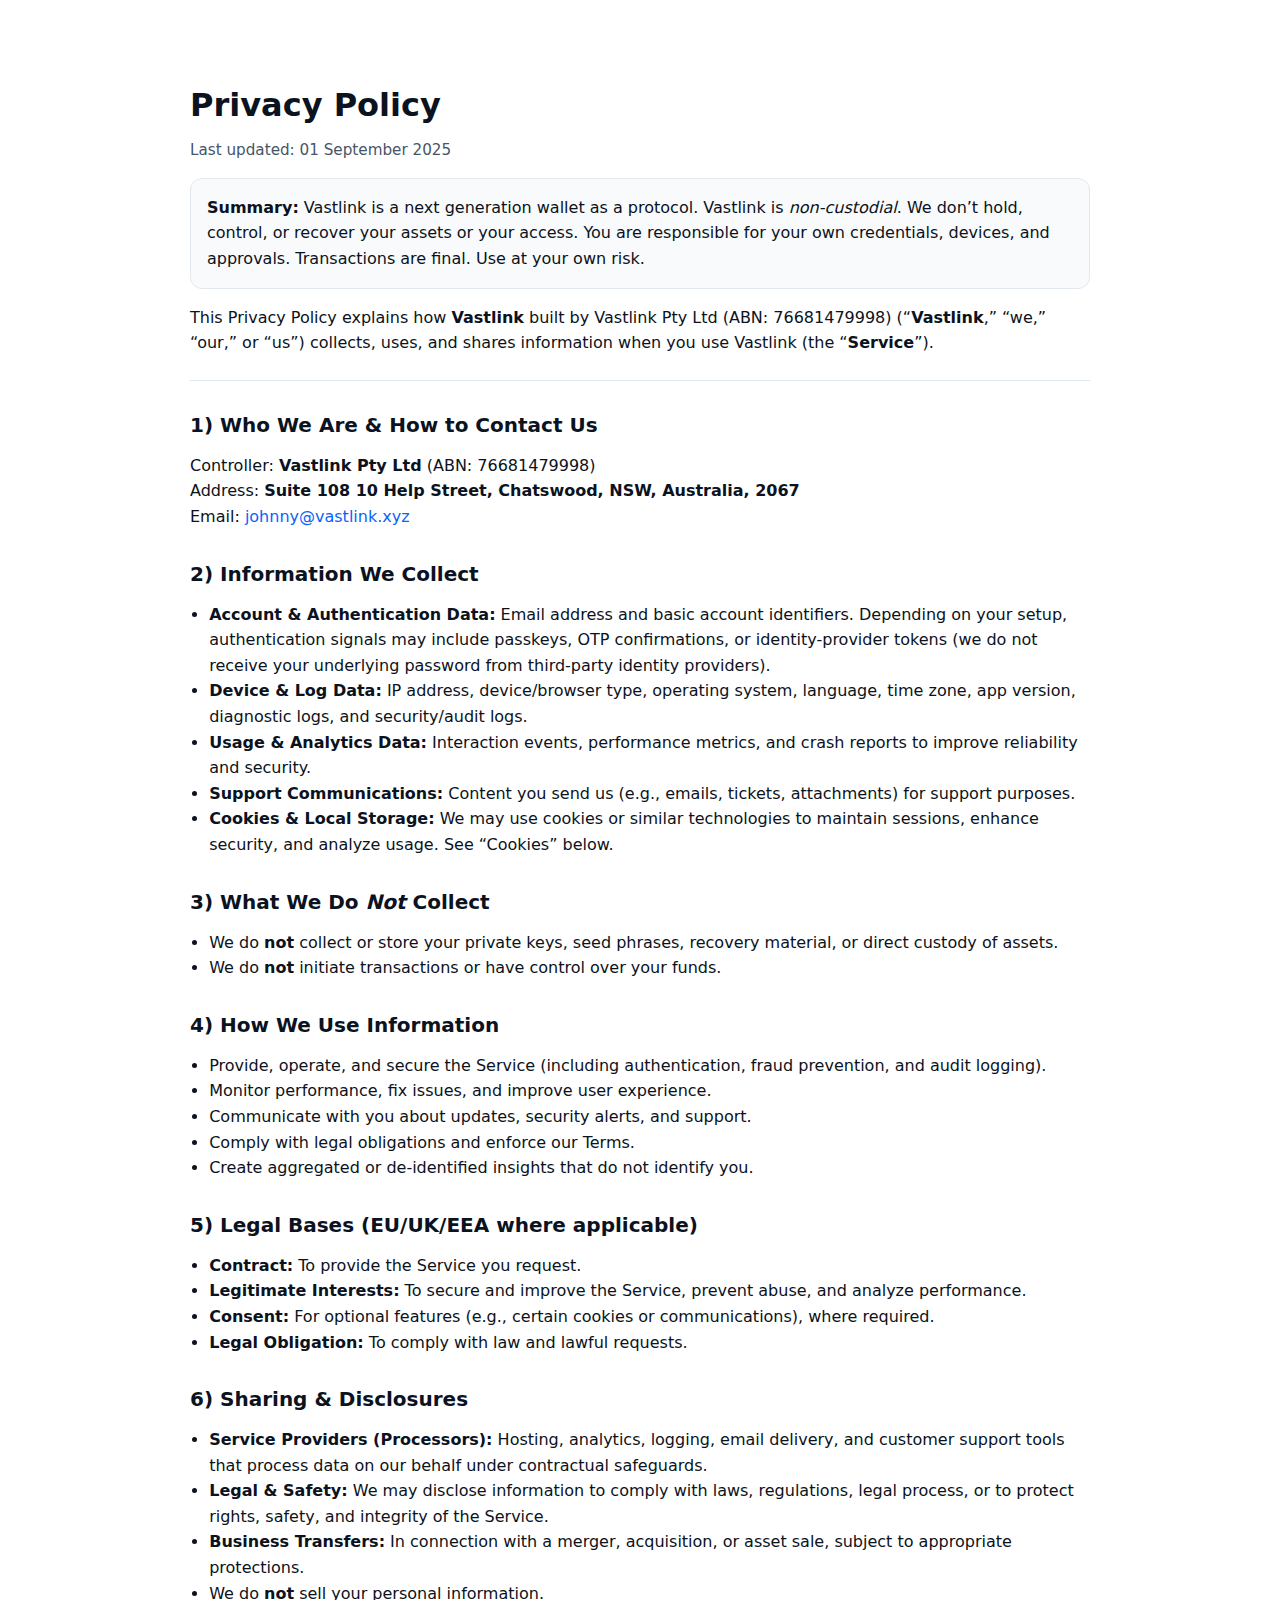
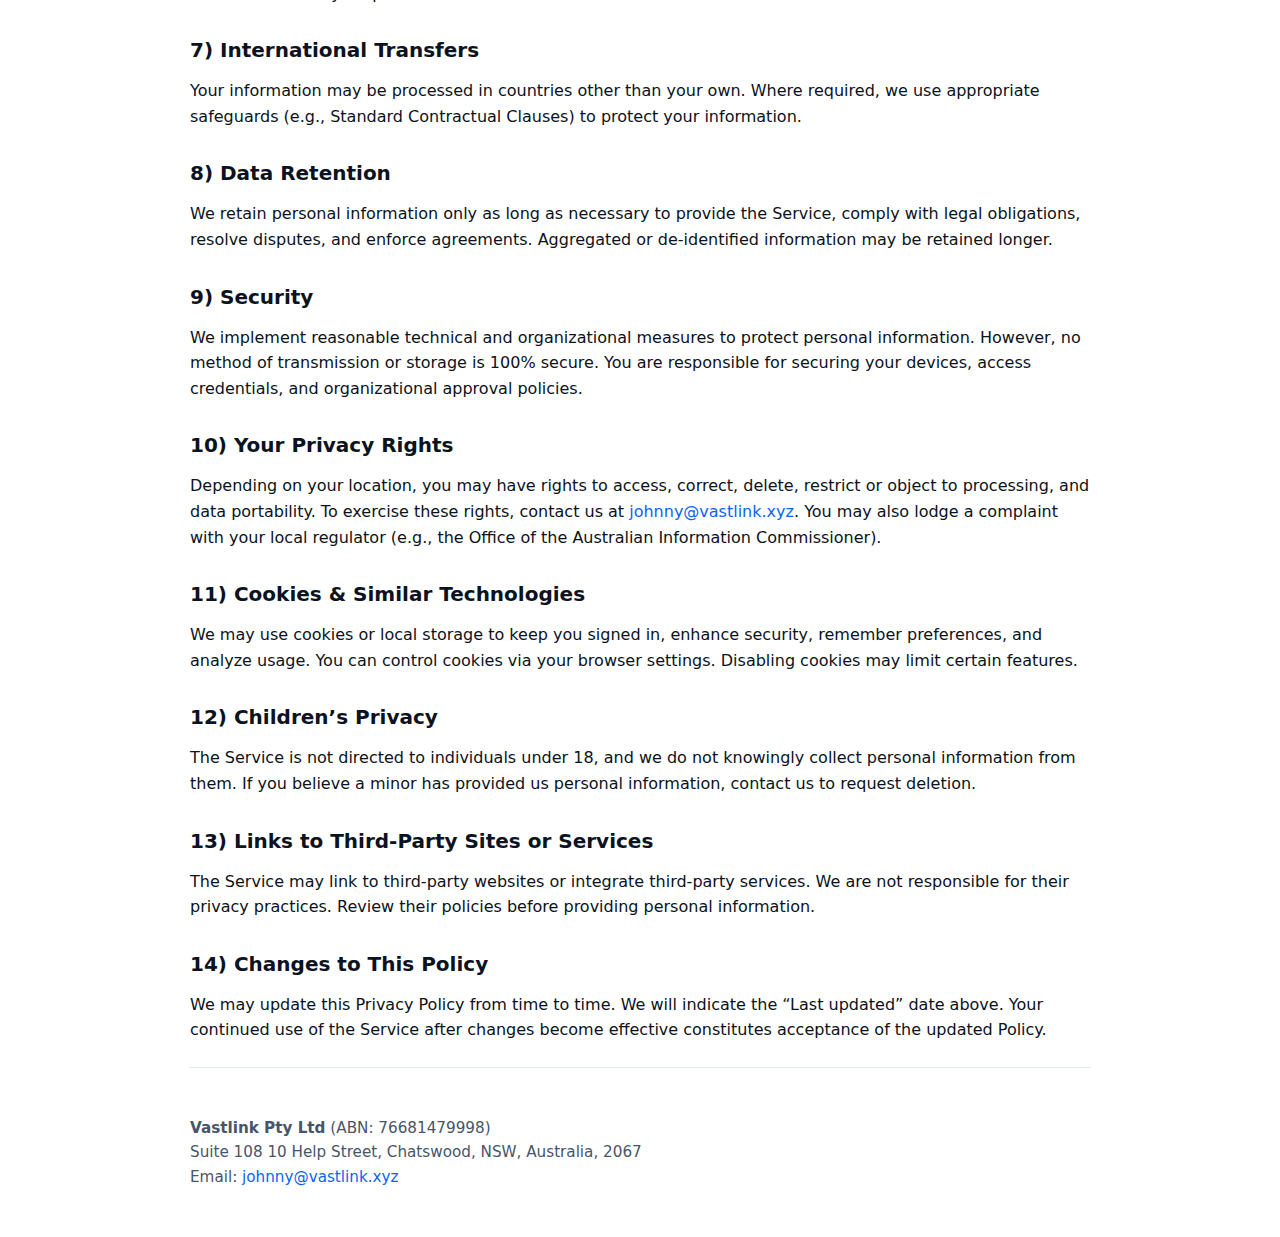
<file: privacy.html>
<!-- privacy.html -->
<!doctype html>
<html lang="en">
<head>
  <meta charset="utf-8" />
  <title>Privacy Policy</title>
  <meta name="viewport" content="width=device-width, initial-scale=1" />
  <meta name="description" content="Privacy Policy for Vastlink" />
  <style>
    body{font-family: system-ui, -apple-system, Segoe UI, Roboto, Helvetica, Arial, sans-serif; line-height:1.6; color:#0b1220; margin:0; padding:0; background:#fff;}
    .wrap{max-width:900px; margin:0 auto; padding:48px 24px;}
    h1,h2,h3{line-height:1.2; margin:1.2em 0 .4em;}
    h1{font-size:2rem;}
    h2{font-size:1.25rem; margin-top:2rem;}
    p,li{font-size:1rem;}
    .meta{color:#475569; font-size:.95rem; margin-top:.25rem;}
    .notice{background:#f8fafc; border:1px solid #e2e8f0; border-radius:12px; padding:16px; margin:16px 0;}
    a{color:#0b63f6; text-decoration:none;} a:hover{text-decoration:underline;}
    ul{padding-left:1.2rem;}
    footer{margin-top:3rem; font-size:.95rem; color:#475569;}
    .hr{height:1px; background:#e2e8f0; margin:24px 0;}
    small{color:#64748b;}
    code{background:#f1f5f9; padding:0 .25em; border-radius:4px;}
  </style>
</head>
<body>
  <main class="wrap">
    <h1>Privacy Policy</h1>
    <div class="meta">Last updated: 01 September 2025</div>

    <div class="notice">
      <strong>Summary:</strong>
      Vastlink is a next generation wallet as a protocol.
      Vastlink is <em>non-custodial</em>. We don’t hold, control, or recover your assets or your access. You are responsible for your own credentials, devices, and approvals. Transactions are final. Use at your own risk.
    </div>

    <p>This Privacy Policy explains how <strong>Vastlink</strong> built by Vastlink Pty Ltd (ABN: 76681479998) (“<strong>Vastlink</strong>,” “we,” “our,” or “us”) collects, uses, and shares information when you use Vastlink (the “<strong>Service</strong>”).</p>

    <div class="hr"></div>

    <h2>1) Who We Are & How to Contact Us</h2>
    <p>Controller: <strong>Vastlink Pty Ltd</strong> (ABN: 76681479998)<br/>
       Address: <strong>Suite 108 10 Help Street, Chatswood, NSW, Australia, 2067</strong><br/>
       Email: <a href="mailto:johnny@vastlink.xyz">johnny@vastlink.xyz</a></p>

    <h2>2) Information We Collect</h2>
    <ul>
      <li><strong>Account & Authentication Data:</strong> Email address and basic account identifiers. Depending on your setup, authentication signals may include passkeys, OTP confirmations, or identity-provider tokens (we do not receive your underlying password from third-party identity providers).</li>
      <li><strong>Device & Log Data:</strong> IP address, device/browser type, operating system, language, time zone, app version, diagnostic logs, and security/audit logs.</li>
      <li><strong>Usage & Analytics Data:</strong> Interaction events, performance metrics, and crash reports to improve reliability and security.</li>
      <li><strong>Support Communications:</strong> Content you send us (e.g., emails, tickets, attachments) for support purposes.</li>
      <li><strong>Cookies & Local Storage:</strong> We may use cookies or similar technologies to maintain sessions, enhance security, and analyze usage. See “Cookies” below.</li>
    </ul>

    <h2>3) What We Do <em>Not</em> Collect</h2>
    <ul>
      <li>We do <strong>not</strong> collect or store your private keys, seed phrases, recovery material, or direct custody of assets.</li>
      <li>We do <strong>not</strong> initiate transactions or have control over your funds.</li>
    </ul>

    <h2>4) How We Use Information</h2>
    <ul>
      <li>Provide, operate, and secure the Service (including authentication, fraud prevention, and audit logging).</li>
      <li>Monitor performance, fix issues, and improve user experience.</li>
      <li>Communicate with you about updates, security alerts, and support.</li>
      <li>Comply with legal obligations and enforce our Terms.</li>
      <li>Create aggregated or de-identified insights that do not identify you.</li>
    </ul>

    <h2>5) Legal Bases (EU/UK/EEA where applicable)</h2>
    <ul>
      <li><strong>Contract:</strong> To provide the Service you request.</li>
      <li><strong>Legitimate Interests:</strong> To secure and improve the Service, prevent abuse, and analyze performance.</li>
      <li><strong>Consent:</strong> For optional features (e.g., certain cookies or communications), where required.</li>
      <li><strong>Legal Obligation:</strong> To comply with law and lawful requests.</li>
    </ul>

    <h2>6) Sharing & Disclosures</h2>
    <ul>
      <li><strong>Service Providers (Processors):</strong> Hosting, analytics, logging, email delivery, and customer support tools that process data on our behalf under contractual safeguards.</li>
      <li><strong>Legal & Safety:</strong> We may disclose information to comply with laws, regulations, legal process, or to protect rights, safety, and integrity of the Service.</li>
      <li><strong>Business Transfers:</strong> In connection with a merger, acquisition, or asset sale, subject to appropriate protections.</li>
      <li>We do <strong>not</strong> sell your personal information.</li>
    </ul>

    <h2>7) International Transfers</h2>
    <p>Your information may be processed in countries other than your own. Where required, we use appropriate safeguards (e.g., Standard Contractual Clauses) to protect your information.</p>

    <h2>8) Data Retention</h2>
    <p>We retain personal information only as long as necessary to provide the Service, comply with legal obligations, resolve disputes, and enforce agreements. Aggregated or de-identified information may be retained longer.</p>

    <h2>9) Security</h2>
    <p>We implement reasonable technical and organizational measures to protect personal information. However, no method of transmission or storage is 100% secure. You are responsible for securing your devices, access credentials, and organizational approval policies.</p>

    <h2>10) Your Privacy Rights</h2>
    <p>Depending on your location, you may have rights to access, correct, delete, restrict or object to processing, and data portability. To exercise these rights, contact us at <a href="mailto:johnny@vastlink.xyz">johnny@vastlink.xyz</a>. You may also lodge a complaint with your local regulator (e.g., the Office of the Australian Information Commissioner).</p>

    <h2>11) Cookies & Similar Technologies</h2>
    <p>We may use cookies or local storage to keep you signed in, enhance security, remember preferences, and analyze usage. You can control cookies via your browser settings. Disabling cookies may limit certain features.</p>

    <h2>12) Children’s Privacy</h2>
    <p>The Service is not directed to individuals under 18, and we do not knowingly collect personal information from them. If you believe a minor has provided us personal information, contact us to request deletion.</p>

    <h2>13) Links to Third-Party Sites or Services</h2>
    <p>The Service may link to third-party websites or integrate third-party services. We are not responsible for their privacy practices. Review their policies before providing personal information.</p>

    <h2>14) Changes to This Policy</h2>
    <p>We may update this Privacy Policy from time to time. We will indicate the “Last updated” date above. Your continued use of the Service after changes become effective constitutes acceptance of the updated Policy.</p>

    <div class="hr"></div>
    <footer>
      <div><strong>Vastlink Pty Ltd</strong> (ABN: 76681479998)</div>
      <div>Suite 108 10 Help Street, Chatswood, NSW, Australia, 2067</div>
      <div>Email: <a href="mailto:johnny@vastlink.xyz">johnny@vastlink.xyz</a></div>
    </footer>
  </main>
</body>
</html>
</file>
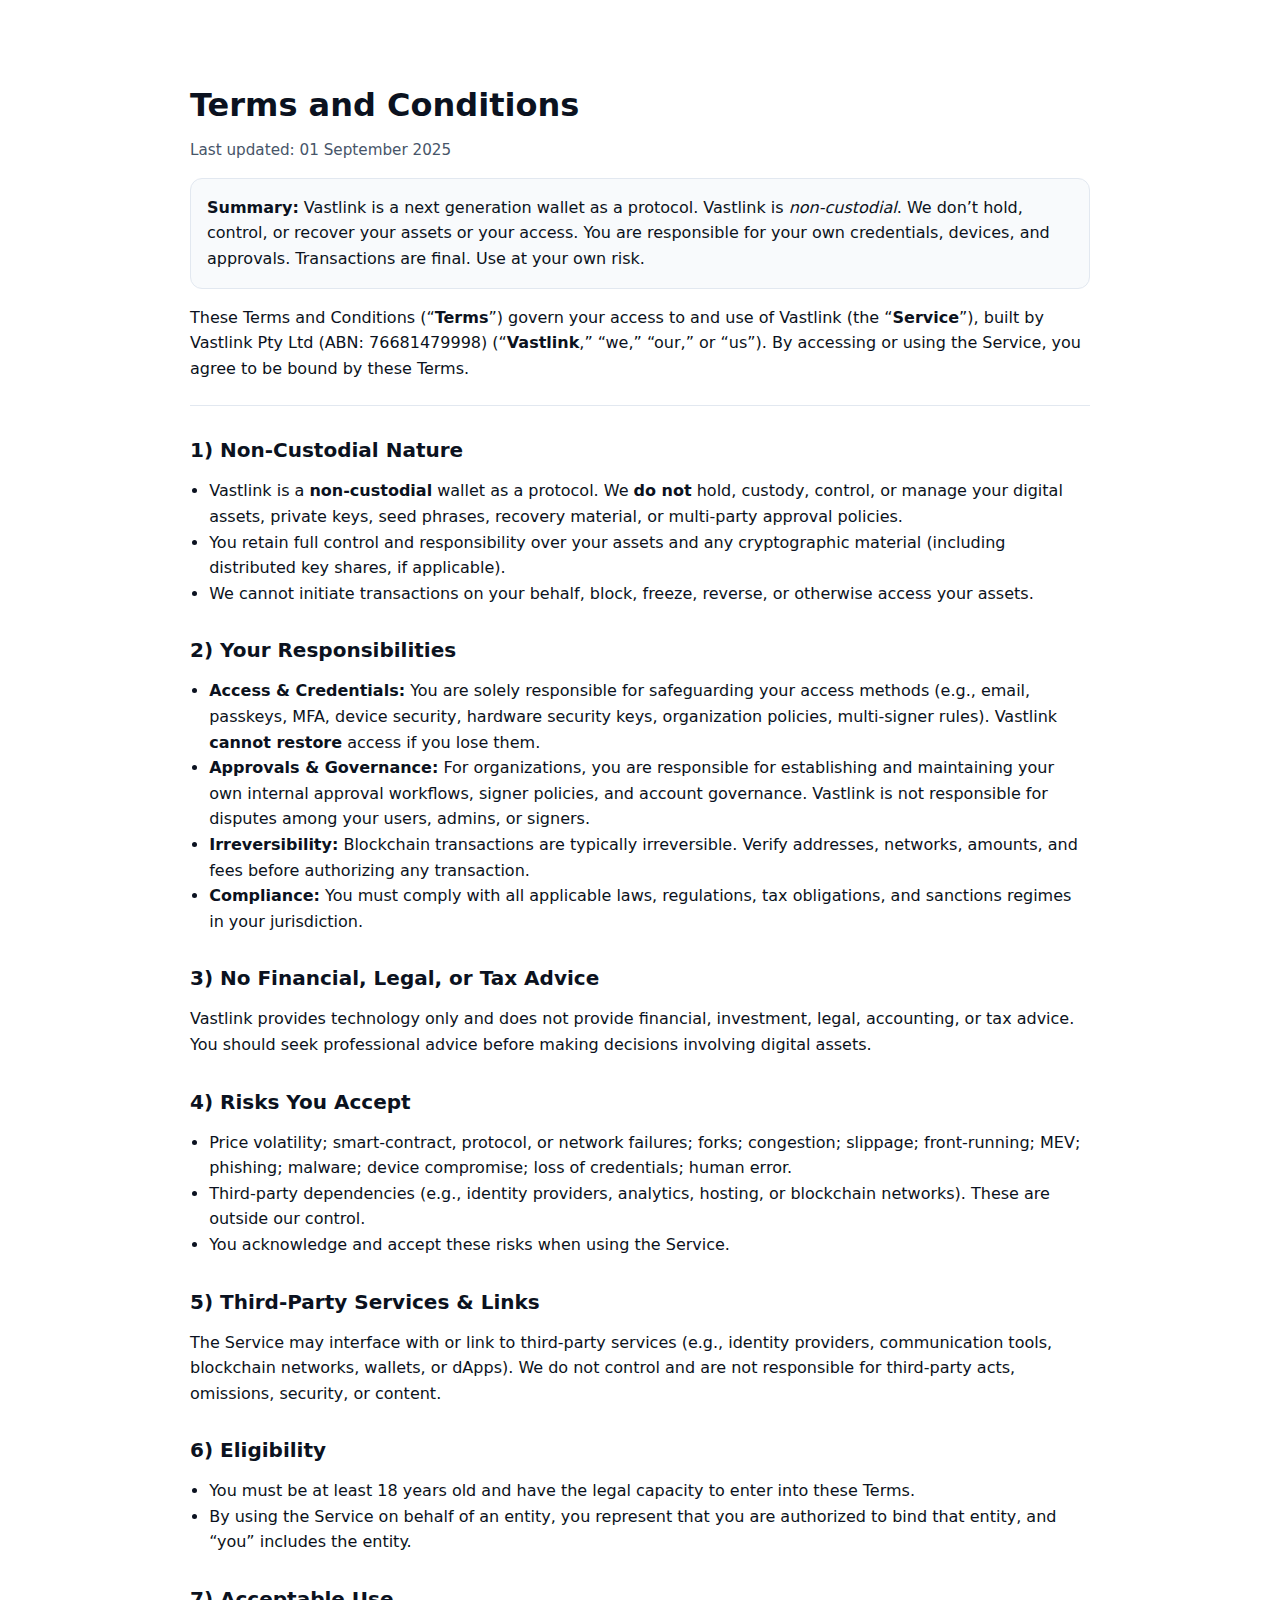
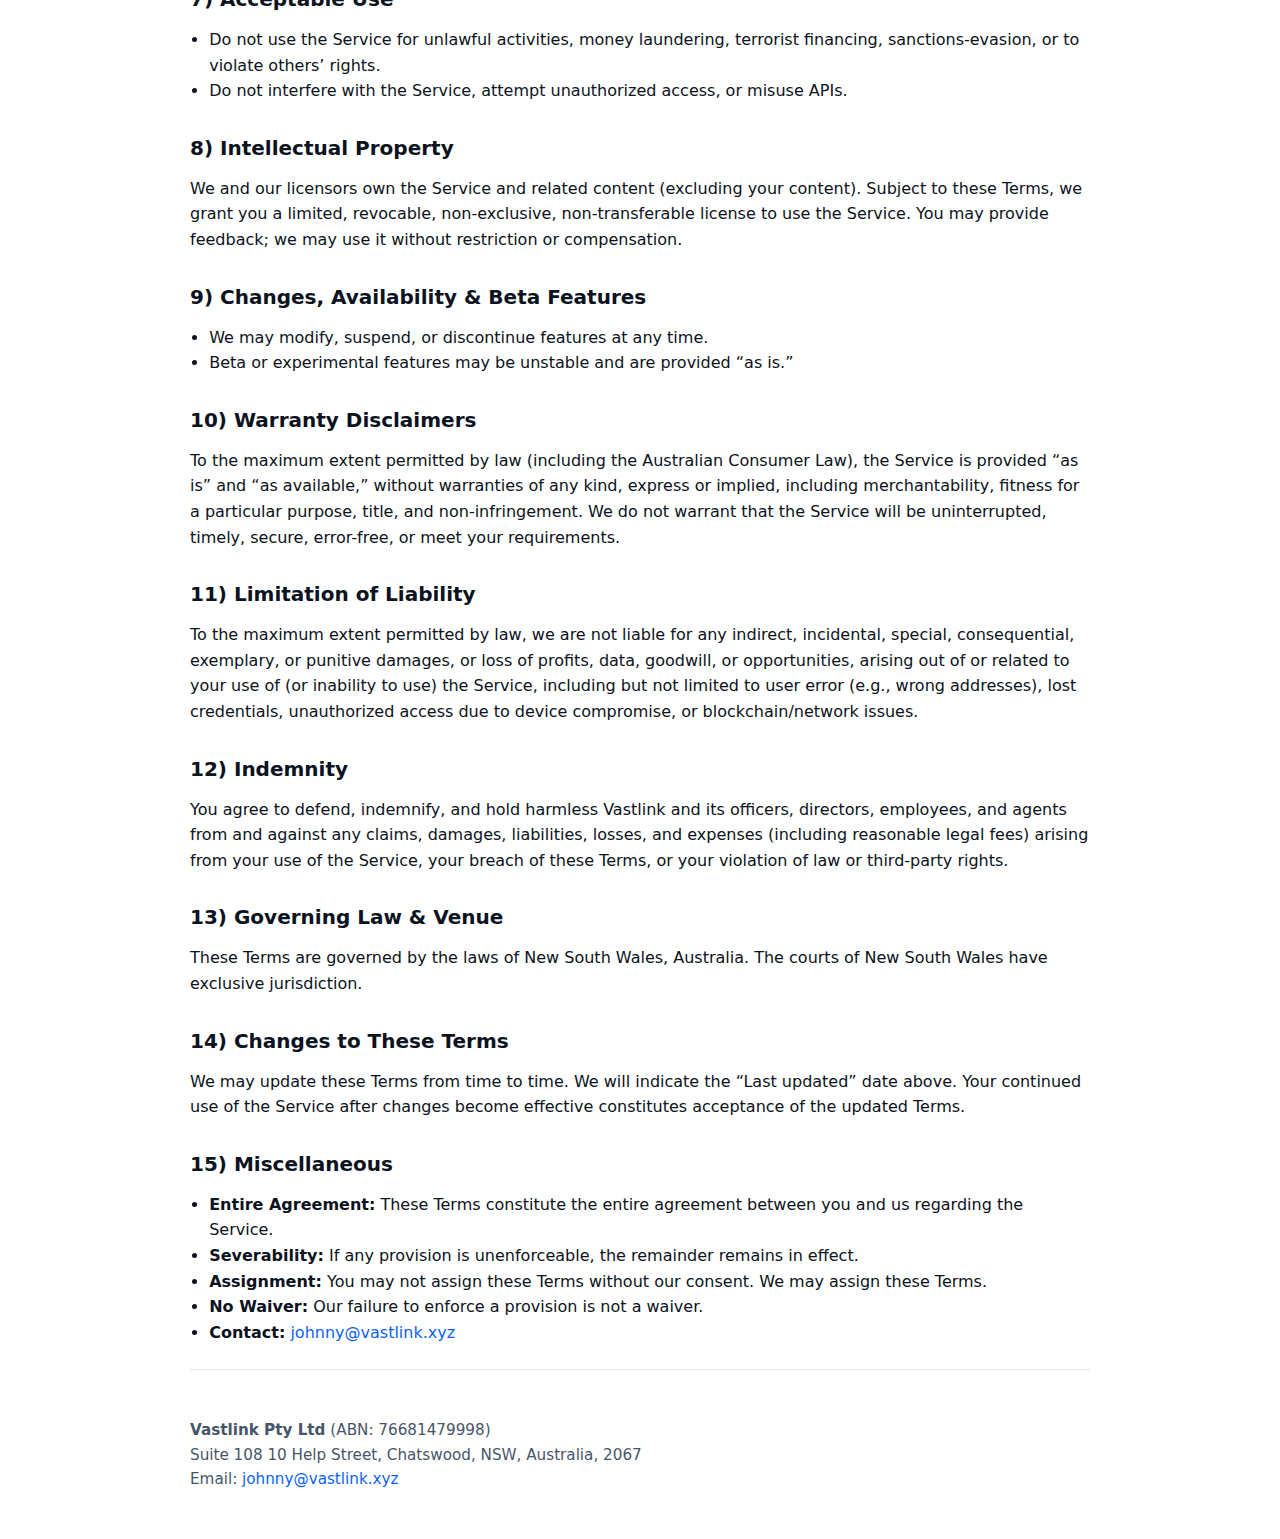
<file: terms_and_conditions.html>
<!-- terms.html -->
<!doctype html>
<html lang="en">
<head>
  <meta charset="utf-8" />
  <title>Terms and Conditions</title>
  <meta name="viewport" content="width=device-width, initial-scale=1" />
  <meta name="description" content="Terms and Conditions for Vastlink" />
  <style>
    body{font-family: system-ui, -apple-system, Segoe UI, Roboto, Helvetica, Arial, sans-serif; line-height:1.6; color:#0b1220; margin:0; padding:0; background:#fff;}
    .wrap{max-width:900px; margin:0 auto; padding:48px 24px;}
    h1,h2,h3{line-height:1.2; margin:1.2em 0 .4em;}
    h1{font-size:2rem;}
    h2{font-size:1.25rem; margin-top:2rem;}
    p,li{font-size:1rem;}
    .meta{color:#475569; font-size:.95rem; margin-top:.25rem;}
    .notice{background:#f8fafc; border:1px solid #e2e8f0; border-radius:12px; padding:16px; margin:16px 0;}
    a{color:#0b63f6; text-decoration:none;} a:hover{text-decoration:underline;}
    ul{padding-left:1.2rem;}
    footer{margin-top:3rem; font-size:.95rem; color:#475569;}
    .hr{height:1px; background:#e2e8f0; margin:24px 0;}
    small{color:#64748b;}
  </style>
</head>
<body>
  <main class="wrap">
    <h1>Terms and Conditions</h1>
    <div class="meta">Last updated: 01 September 2025</div>

    <div class="notice">
      <strong>Summary:</strong>
      Vastlink is a next generation wallet as a protocol.
      Vastlink is <em>non-custodial</em>. We don’t hold, control, or recover your assets or your access. You are responsible for your own credentials, devices, and approvals. Transactions are final. Use at your own risk.
    </div>

    <p>These Terms and Conditions (“<strong>Terms</strong>”) govern your access to and use of Vastlink (the “<strong>Service</strong>”), built by Vastlink Pty Ltd (ABN: 76681479998) (“<strong>Vastlink</strong>,” “we,” “our,” or “us”). By accessing or using the Service, you agree to be bound by these Terms.</p>

    <div class="hr"></div>

    <h2>1) Non-Custodial Nature</h2>
    <ul>
      <li>Vastlink is a <strong>non-custodial</strong> wallet as a protocol. We <strong>do not</strong> hold, custody, control, or manage your digital assets, private keys, seed phrases, recovery material, or multi-party approval policies.</li>
      <li>You retain full control and responsibility over your assets and any cryptographic material (including distributed key shares, if applicable).</li>
      <li>We cannot initiate transactions on your behalf, block, freeze, reverse, or otherwise access your assets.</li>
    </ul>

    <h2>2) Your Responsibilities</h2>
    <ul>
      <li><strong>Access & Credentials:</strong> You are solely responsible for safeguarding your access methods (e.g., email, passkeys, MFA, device security, hardware security keys, organization policies, multi-signer rules). Vastlink <strong>cannot restore</strong> access if you lose them.</li>
      <li><strong>Approvals & Governance:</strong> For organizations, you are responsible for establishing and maintaining your own internal approval workflows, signer policies, and account governance. Vastlink is not responsible for disputes among your users, admins, or signers.</li>
      <li><strong>Irreversibility:</strong> Blockchain transactions are typically irreversible. Verify addresses, networks, amounts, and fees before authorizing any transaction.</li>
      <li><strong>Compliance:</strong> You must comply with all applicable laws, regulations, tax obligations, and sanctions regimes in your jurisdiction.</li>
    </ul>

    <h2>3) No Financial, Legal, or Tax Advice</h2>
    <p>Vastlink provides technology only and does not provide financial, investment, legal, accounting, or tax advice. You should seek professional advice before making decisions involving digital assets.</p>

    <h2>4) Risks You Accept</h2>
    <ul>
      <li>Price volatility; smart-contract, protocol, or network failures; forks; congestion; slippage; front-running; MEV; phishing; malware; device compromise; loss of credentials; human error.</li>
      <li>Third-party dependencies (e.g., identity providers, analytics, hosting, or blockchain networks). These are outside our control.</li>
      <li>You acknowledge and accept these risks when using the Service.</li>
    </ul>

    <h2>5) Third-Party Services & Links</h2>
    <p>The Service may interface with or link to third-party services (e.g., identity providers, communication tools, blockchain networks, wallets, or dApps). We do not control and are not responsible for third-party acts, omissions, security, or content.</p>

    <h2>6) Eligibility</h2>
    <ul>
      <li>You must be at least 18 years old and have the legal capacity to enter into these Terms.</li>
      <li>By using the Service on behalf of an entity, you represent that you are authorized to bind that entity, and “you” includes the entity.</li>
    </ul>

    <h2>7) Acceptable Use</h2>
    <ul>
      <li>Do not use the Service for unlawful activities, money laundering, terrorist financing, sanctions-evasion, or to violate others’ rights.</li>
      <li>Do not interfere with the Service, attempt unauthorized access, or misuse APIs.</li>
    </ul>

    <h2>8) Intellectual Property</h2>
    <p>We and our licensors own the Service and related content (excluding your content). Subject to these Terms, we grant you a limited, revocable, non-exclusive, non-transferable license to use the Service. You may provide feedback; we may use it without restriction or compensation.</p>

    <h2>9) Changes, Availability & Beta Features</h2>
    <ul>
      <li>We may modify, suspend, or discontinue features at any time.</li>
      <li>Beta or experimental features may be unstable and are provided “as is.”</li>
    </ul>

    <h2>10) Warranty Disclaimers</h2>
    <p>To the maximum extent permitted by law (including the Australian Consumer Law), the Service is provided “as is” and “as available,” without warranties of any kind, express or implied, including merchantability, fitness for a particular purpose, title, and non-infringement. We do not warrant that the Service will be uninterrupted, timely, secure, error-free, or meet your requirements.</p>

    <h2>11) Limitation of Liability</h2>
    <p>To the maximum extent permitted by law, we are not liable for any indirect, incidental, special, consequential, exemplary, or punitive damages, or loss of profits, data, goodwill, or opportunities, arising out of or related to your use of (or inability to use) the Service, including but not limited to user error (e.g., wrong addresses), lost credentials, unauthorized access due to device compromise, or blockchain/network issues.</p>

    <h2>12) Indemnity</h2>
    <p>You agree to defend, indemnify, and hold harmless Vastlink and its officers, directors, employees, and agents from and against any claims, damages, liabilities, losses, and expenses (including reasonable legal fees) arising from your use of the Service, your breach of these Terms, or your violation of law or third-party rights.</p>

    <h2>13) Governing Law & Venue</h2>
    <p>These Terms are governed by the laws of New South Wales, Australia. The courts of New South Wales have exclusive jurisdiction.</p>

    <h2>14) Changes to These Terms</h2>
    <p>We may update these Terms from time to time. We will indicate the “Last updated” date above. Your continued use of the Service after changes become effective constitutes acceptance of the updated Terms.</p>

    <h2>15) Miscellaneous</h2>
    <ul>
      <li><strong>Entire Agreement:</strong> These Terms constitute the entire agreement between you and us regarding the Service.</li>
      <li><strong>Severability:</strong> If any provision is unenforceable, the remainder remains in effect.</li>
      <li><strong>Assignment:</strong> You may not assign these Terms without our consent. We may assign these Terms.</li>
      <li><strong>No Waiver:</strong> Our failure to enforce a provision is not a waiver.</li>
      <li><strong>Contact:</strong> <a href="mailto:johnny@vastlink.xyz">johnny@vastlink.xyz</a></li>
    </ul>

    <div class="hr"></div>
    <footer>
      <div><strong>Vastlink Pty Ltd</strong> (ABN: 76681479998)</div>
      <div>Suite 108 10 Help Street, Chatswood, NSW, Australia, 2067</div>
      <div>Email: <a href="mailto:johnny@vastlink.xyz">johnny@vastlink.xyz</a></div>
    </footer>
  </main>
</body>
</html>
</file>
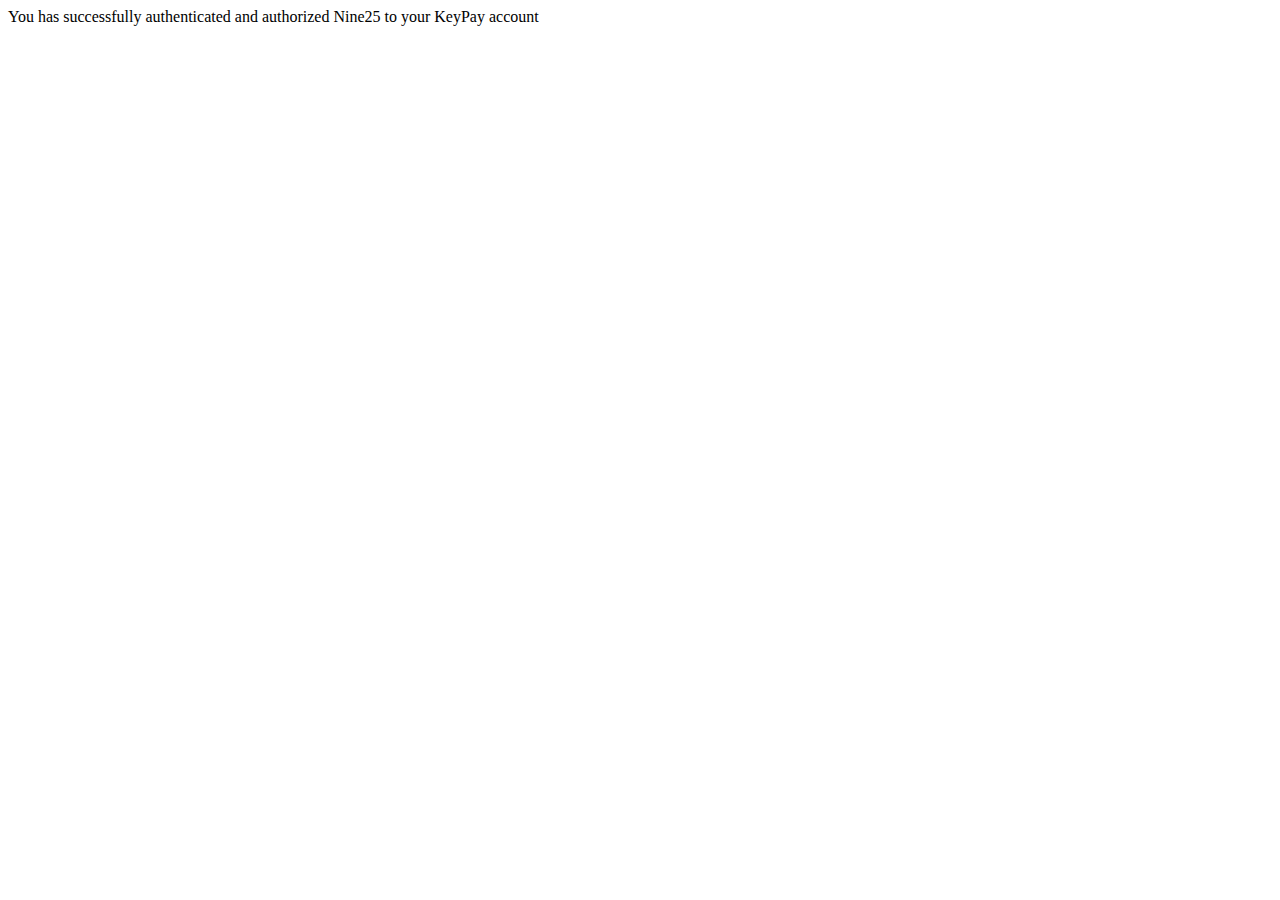
<file: deep-linking/test.html>
<html>
    <head>
        <meta http-equiv="Refresh" content="1; url='nine25://employment-platform-authenticated-and-authorized'" />
    </head>
    <body>
        You has successfully authenticated and authorized Nine25 to your KeyPay account
    </body>
</html>
</file>
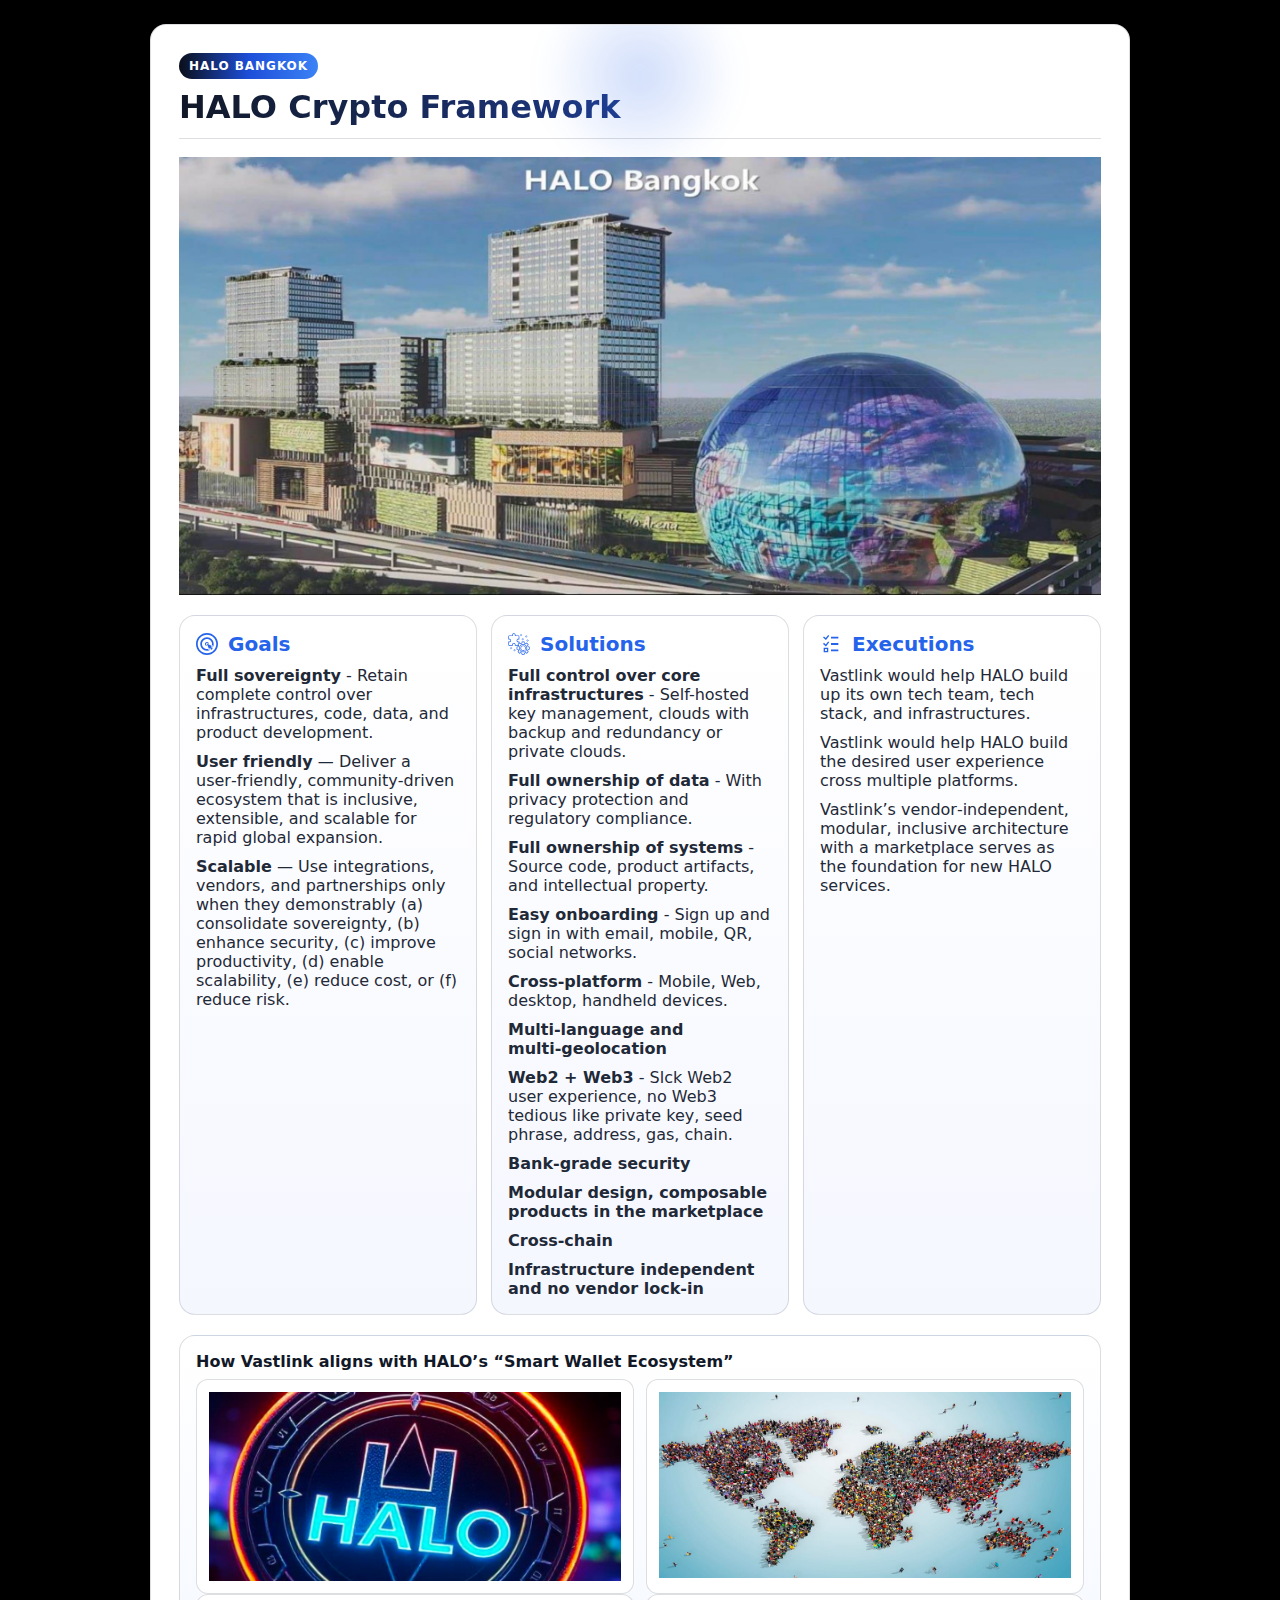
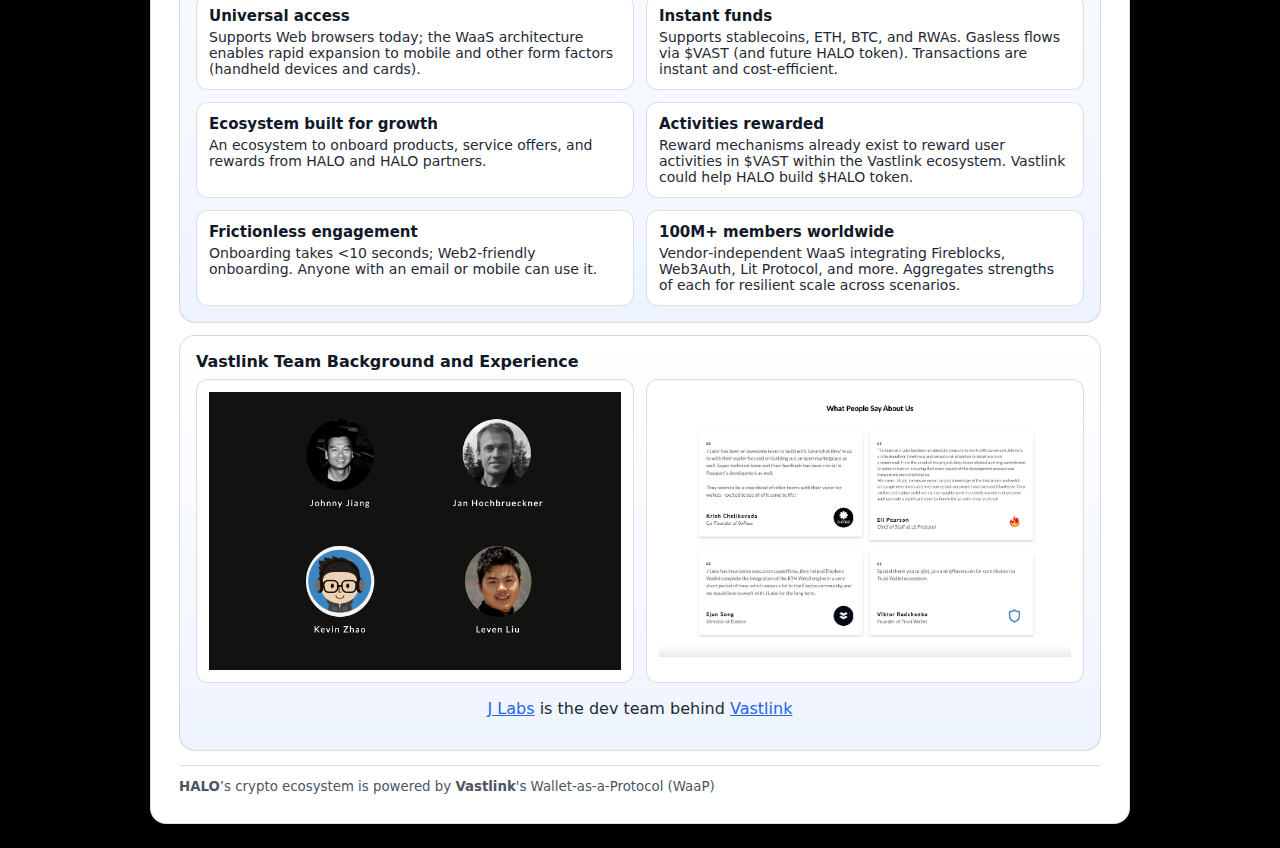
<file: projects/halo_crypto_framework.html>
<!DOCTYPE html>
<html lang="en">
<head>
  <meta charset="utf-8" />
  <meta name="viewport" content="width=device-width, initial-scale=1" />
  <title>HALO crypto framework</title>
  <style>
    :root{
      --halo-blue: #2563EB;
      --halo-black: #0B0F1A;
      --ink: #111827;
      --text: #1F2937;
      --muted: #4B5563;
      --panel: #F5F7FF;
      --panel-2: #EEF4FF;
      --line: rgba(17,24,39,.14);
    }
    *{box-sizing:border-box}
    html,body{margin:0}
    body{
      font-family: ui-sans-serif,system-ui,-apple-system,Segoe UI,Roboto,Ubuntu,Cantarell,Noto Sans,sans-serif;
      background-color: #000000;
      color: var(--text);
      padding: 24px;
    }
    .sheet{
      max-width: 980px; margin: 0 auto; background: #fff; border: 1px solid var(--line);
      border-radius: 16px; box-shadow: 0 10px 30px rgba(2,6,23,.12); padding: 28px; position: relative; overflow: hidden;
    }
    .sheet::before{
      content:""; position:absolute; inset:0;
      background-size: 40px 40px, 40px 40px; pointer-events:none;
    }
    .sheet::after{
      content:""; position:absolute; left:50%; top:-90px; width:280px; height:280px;
      transform: translateX(-50%);
      background: radial-gradient(closest-side, rgba(37,99,235,.22), transparent 70%);
      filter: blur(12px); pointer-events:none;
    }
    .brand-kicker{
      display:inline-flex; align-items:center; gap:8px;
      background: linear-gradient(90deg, var(--halo-black), #1d4ed8, #3b82f6);
      color:#fff; font-weight:700; text-transform:uppercase; font-size:12px; letter-spacing:.08em;
      padding:6px 10px; border-radius: 999px;
    }
    h1{
      margin:10px 0 0 0; font-size: 32px; line-height:1.15; font-weight: 800;
      color: transparent; background: linear-gradient(90deg, #111827, #1e3a8a, var(--halo-blue));
      -webkit-background-clip:text; background-clip:text;
    }
    .divider{height:1px; background:var(--line); margin:12px 0 18px 0}
    .grid-3{display:grid; grid-template-columns: 1fr; gap:14px; margin:20px 0;}
    @media (min-width: 860px){ .grid-3{ grid-template-columns: repeat(3, 1fr); } }
    .grid-2{display:grid; grid-template-columns:1fr; gap:12px;}
    @media (min-width: 860px){ .grid-2{ grid-template-columns:1fr 1fr; } }
    .card{background: linear-gradient(180deg, #fff, var(--panel)); border: 1px solid var(--line);
      border-radius: 16px; padding: 16px;}
    .panel{background: linear-gradient(180deg, #fff, var(--panel-2)); border: 1px solid var(--line);
      border-radius: 16px; padding: 16px;}
    .title-row{display:flex; align-items:center; gap:10px; margin-bottom:10px;}
    .dot{width:18px; height:18px; border-radius:50%; background:var(--halo-blue); box-shadow:0 0 0 3px rgba(37,99,235,.15)}
    h2{margin:0; font-size: 20px; color: var(--ink)}
    h3{margin:0 0 8px 0; font-size: 16px; color: var(--ink)}
    .list{list-style:none; margin:0; padding:0; display:flex; flex-direction:column; gap:10px;}
    .list li{display:flex; gap:10px; align-items:flex-start}
    .bullet{width:10px; height:10px; margin-top:6px; border-radius:2px; background:var(--halo-blue); box-shadow:0 0 0 3px rgba(37,99,235,.12)}
    .list span{color: var(--text)}
    .feature{border:1px solid var(--line); border-radius:12px; padding:12px; background:#fff}
    .feature h4{margin:0 0 4px 0; font-size:15px; color:var(--ink)}
    .feature p{margin:0; font-size:14px; color:var(--text)}
    footer{border-top:1px solid var(--line); margin-top:14px; padding-top:10px}
    small{color: #4B5563}
    @media print{
      body{ background: #fff; padding:0 }
      .sheet{ box-shadow:none; border-radius:0; border:0 }
      .sheet::before, .sheet::after{ display:none }
    }
  </style>
</head>
<body>
  <main class="sheet" role="document" aria-label="HALO one‑pager">

    <!-- HEADER -->
    <div class="brand-kicker">HALO Bangkok</div>
    <h1>HALO Crypto Framework</h1>
    <div class="divider"></div>

    <section>
      <img src="HALO_Bangkok.png" style="width:100%;max-width:100%;height:auto;display:block;" alt="HALO Bangkok"/>
    </section>

    <!-- GOALS / SOLUTIONS / EXECUTIONS -->
    <section class="grid-3" aria-label="Goals, Solutions, Executions">
      <article class="card">
        <div class="title-row">
          <img src="goals-svgrepo-com.svg" alt="Goals Icon" style="width:22px;height:22px;">
          <h2 style="color:#2563EB">Goals</h2>
        </div>
        <ul class="list">
          <li><span><b>Full sovereignty</b> - Retain complete control over infrastructures, code, data, and product development.</span></li>
          <li><span><b>User friendly</b> — Deliver a user‑friendly, community‑driven ecosystem that is inclusive, extensible, and scalable for rapid global expansion.</span></li>
          <li><span><b>Scalable</b> — Use integrations, vendors, and partnerships only when they demonstrably (a) consolidate sovereignty, (b) enhance security, (c) improve productivity, (d) enable scalability, (e) reduce cost, or (f) reduce risk.</span></li>
        </ul>
      </article>

      <article class="card">
        <div class="title-row">
          <img src="problem-process-solution-svgrepo-com.svg" alt="Solutions Icon" style="width:22px;height:22px;">
          <h2 style="color:#2563EB">Solutions</h2>
        </div>
        <ul class="list">
          <li><span><b>Full control over core infrastructures</b> - Self-hosted key management, clouds with backup and redundancy or private clouds.</span></li>
          <li><span><b>Full ownership of data</b> - With privacy protection and regulatory compliance.</span></li>
          <li><span><b>Full ownership of systems</b> - Source code, product artifacts, and intellectual property.</span></li>
          <li><span><b>Easy onboarding</b> - Sign up and sign in with email, mobile, QR, social networks.</span></li>
          <li><span><b>Cross‑platform</b> - Mobile, Web, desktop, handheld devices.</span></li>
          <li><span><b>Multi‑language and multi‑geolocation</b></span></li>
          <li><span><b>Web2 + Web3</b> - Slck Web2 user experience, no Web3 tedious like private key, seed phrase, address, gas, chain.</span></li>
          <li><span><b>Bank‑grade security</b></span></li>
          <li><span><b>Modular design, composable products in the marketplace</b></span></li>
          <li><span><b>Cross-chain</b></span></li>
          <li><span><b>Infrastructure independent and no vendor lock-in</b></span></li>
        </ul>
      </article>

      <article class="card">
        <div class="title-row">
          <img src="tasks-done-svgrepo-com.svg" alt="Solutions Icon" style="width:22px;height:22px;">
          <h2 style="color:#2563EB">Executions</h2></div>
        <ul class="list">
          <li><span>Vastlink would help HALO build up its own tech team, tech stack, and infrastructures.</span></li>
          <li><span>Vastlink would help HALO build the desired user experience cross multiple platforms.</span></li>
          <li><span>Vastlink’s vendor‑independent, modular, inclusive architecture with a marketplace serves as the foundation for new HALO services.</span></li>
        </ul>
      </article>
    </section>

    <!-- ALIGNMENT -->
    <section class="panel" aria-label="Alignment & Positioning">
      <h3>How Vastlink aligns with HALO’s “Smart Wallet Ecosystem”</h3>
      <div class="grid-2">
        <div class="feature">
          <img src="HALO_token.png" style="width:100%;max-width:100%;height:auto;display:block;" alt="HALO Bangkok"/>
        </div>
        <div class="feature">
          <img src="HALO_map.png" style="width:100%;max-width:100%;height:auto;display:block;" alt="HALO Bangkok"/>
        </div>
      </div>
      <div class="grid-2">
        <div class="feature">
          <h4>Universal access</h4>
          <p>Supports Web browsers today; the WaaS architecture enables rapid expansion to mobile and other form factors (handheld devices and cards).</p>
        </div>
        <div class="feature">
          <h4>Instant funds</h4>
          <p>Supports stablecoins, ETH, BTC, and RWAs. Gasless flows via $VAST (and future HALO token). Transactions are instant and cost‑efficient.</p>
        </div>
        <div class="feature">
          <h4>Ecosystem built for growth</h4>
          <p>An ecosystem to onboard products, service offers, and rewards from HALO and HALO partners.</p>
        </div>
        <div class="feature">
          <h4>Activities rewarded</h4>
          <p>Reward mechanisms already exist to reward user activities in $VAST within the Vastlink ecosystem. Vastlink could help HALO build $HALO token.</p>
        </div>
        <div class="feature">
          <h4>Frictionless engagement</h4>
          <p>Onboarding takes &lt;10 seconds; Web2‑friendly onboarding. Anyone with an email or mobile can use it.</p>
        </div>
        <div class="feature">
          <h4>100M+ members worldwide</h4>
          <p>Vendor‑independent WaaS integrating Fireblocks, Web3Auth, Lit Protocol, and more. Aggregates strengths of each for resilient scale across scenarios.</p>
        </div>
      </div>
    </section>

    <!-- TEAM -->
    <section class="panel" style="margin-top:12px" aria-label="Team">
      <h3>Vastlink Team Background and Experience</h3>
      <div class="grid-2">
        <div class="feature">
          <img src="vastlink_team.png" style="width:100%;max-width:100%;height:auto;display:block;" alt="HALO Bangkok"/>
        </div>
        <div class="feature">
          <img src="vastlink_testimonials.png" style="width:100%;max-width:100%;height:auto;display:block;" alt="HALO Bangkok"/>
        </div>
      </div>
      <div>
        <p style="text-align:center;">
          <a style="color:#2563EB" href="https://j-labs.xyz/" target="_blank" rel="noreferrer">J Labs</a> is the dev team behind 
          <a style="color:#2563EB" href="https://vastlink.xyz/" target="_blank" rel="noreferrer">Vastlink</a>
        </p>    
      </div>
    </section>

    <!-- FOOTER -->
    <footer>
      <small><b>HALO</b>’s crypto ecosystem is powered by <b>Vastlink</b>'s Wallet‑as‑a‑Protocol (WaaP) </small>
    </footer>
  </main>
</body>
</html>
</file>
